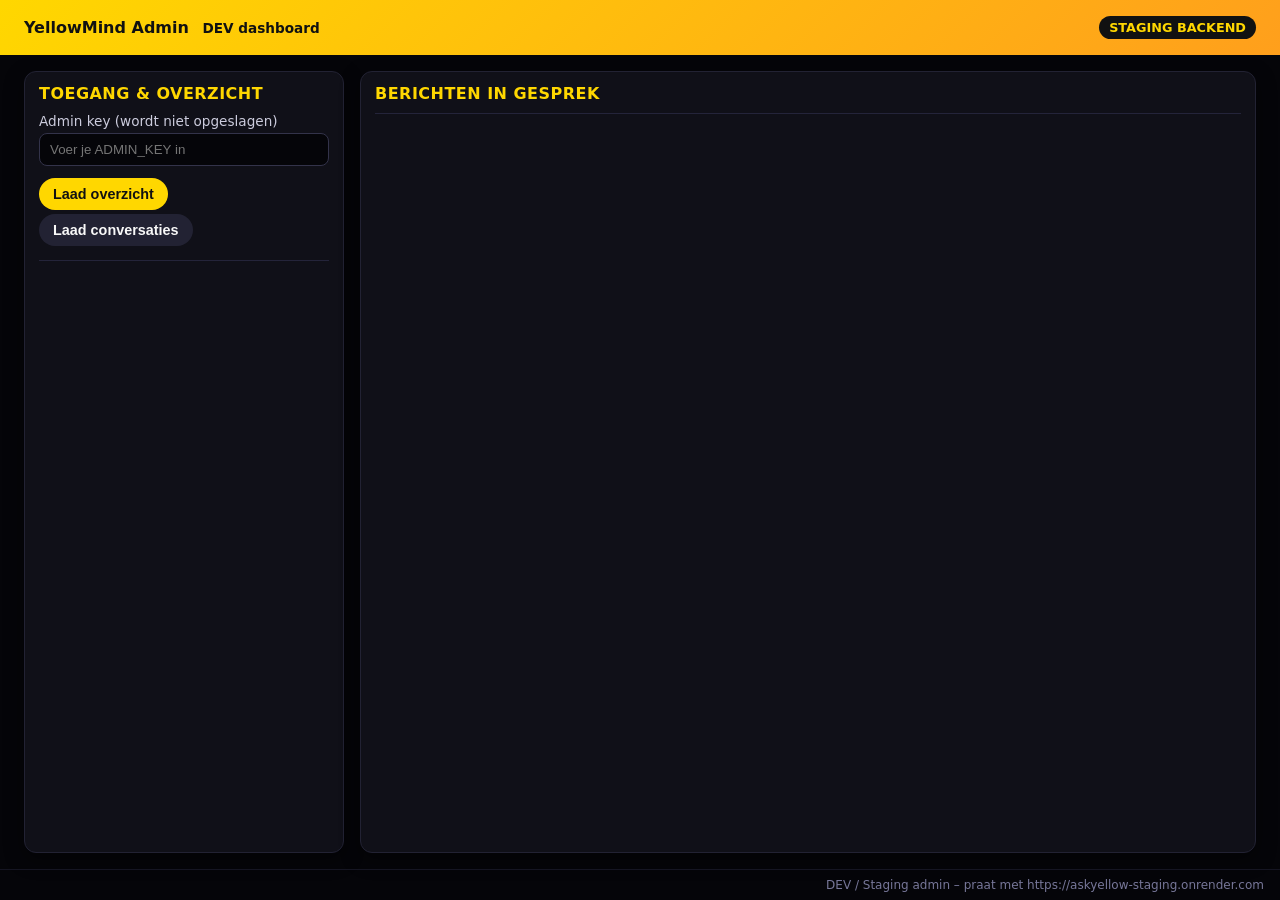
<file: AskYellow_Strato_staging_17_8_26/test/admin.html>
<!DOCTYPE html>
<html lang="nl">
<head>
  <meta charset="UTF-8" />
  <meta name="viewport" content="width=device-width, initial-scale=1" />
  <title>YellowMind Admin (DEV / Staging)</title>

  <style>
    body {
      margin: 0;
      font-family: system-ui, -apple-system, BlinkMacSystemFont, "Segoe UI", sans-serif;
      background: #050509;
      color: #f8f8f8;
      min-height: 100vh;
      display: flex;
      flex-direction: column;
    }
    header {
      padding: 16px 24px;
      background: linear-gradient(135deg, #ffd700, #ff9f1c);
      color: #111;
      font-weight: 800;
      display: flex;
      justify-content: space-between;
      align-items: center;
    }
    header span.env {
      background: #111;
      color: #ffd700;
      padding: 4px 10px;
      border-radius: 999px;
      font-size: 0.8rem;
      text-transform: uppercase;
    }
    main {
      padding: 16px 24px;
      display: grid;
      grid-template-columns: 320px 1fr;
      gap: 16px;
      flex: 1;
      box-sizing: border-box;
    }
    .panel {
      background: #101018;
      border-radius: 12px;
      padding: 12px 14px;
      box-shadow: 0 6px 20px rgba(0,0,0,0.45);
      border: 1px solid #222233;
    }
    .panel h2 {
      margin: 0 0 10px;
      font-size: 1rem;
      letter-spacing: 0.03em;
      text-transform: uppercase;
      color: #ffd700;
    }
    label {
      font-size: 0.85rem;
      display: block;
      margin-bottom: 4px;
      color: #ccccdd;
    }
    input[type="password"],
    input[type="text"] {
      width: 100%;
      padding: 8px 10px;
      border-radius: 8px;
      border: 1px solid #33334a;
      background: #050509;
      color: #f8f8f8;
      box-sizing: border-box;
      margin-bottom: 8px;
    }
    button {
      border: none;
      border-radius: 999px;
      padding: 8px 14px;
      font-size: 0.9rem;
      font-weight: 600;
      cursor: pointer;
      background: #ffd700;
      color: #111;
      margin-right: 6px;
      margin-top: 4px;
    }
    button.secondary {
      background: #222233;
      color: #f8f8f8;
    }
    small {
      font-size: 0.75rem;
      color: #8888aa;
    }
    .summary-grid {
      display: grid;
      grid-template-columns: repeat(2, minmax(0, 1fr));
      gap: 8px;
      margin-top: 8px;
    }
    .summary-item {
      background: #151522;
      border-radius: 10px;
      padding: 8px 10px;
      font-size: 0.85rem;
      border: 1px solid #24243a;
    }
    .summary-item span.value {
      font-size: 1.1rem;
      font-weight: 700;
      color: #ffd700;
      display: block;
    }
    .list {
      max-height: 45vh;
      overflow-y: auto;
      margin-top: 6px;
      border-top: 1px solid #24243a;
    }
    .list-item {
      padding: 8px 0;
      border-bottom: 1px solid #24243a;
      cursor: pointer;
      font-size: 0.85rem;
    }
    .list-item:hover {
      background: #1b1b2b;
    }
    .list-item span.conv-id {
      font-weight: 700;
      color: #ffd700;
    }
    .badge {
      display: inline-flex;
      align-items: center;
      gap: 4px;
      padding: 2px 6px;
      border-radius: 999px;
      font-size: 0.7rem;
      background: #222233;
      color: #ccccff;
      margin-left: 4px;
    }
    .messages {
      max-height: 55vh;
      overflow-y: auto;
      margin-top: 8px;
      border-top: 1px solid #24243a;
      padding-top: 6px;
      font-size: 0.9rem;
    }
    .msg {
      margin-bottom: 10px;
      padding: 8px 10px;
      border-radius: 10px;
      background: #151522;
    }
    .msg.user {
      border-left: 3px solid #ffd700;
    }
    .msg.assistant {
      border-left: 3px solid #3ddc84;
    }
    .msg-role {
      font-size: 0.75rem;
      text-transform: uppercase;
      letter-spacing: 0.03em;
      color: #9999cc;
      margin-bottom: 4px;
    }
    .msg-meta {
      font-size: 0.7rem;
      color: #777799;
      margin-top: 4px;
    }
    pre {
      white-space: pre-wrap;
      word-wrap: break-word;
      margin: 0;
    }
    footer {
      padding: 8px 16px;
      font-size: 0.75rem;
      color: #777799;
      text-align: right;
      border-top: 1px solid #151522;
    }
  </style>
</head>
<body>

<header>
  <div>
    <strong>YellowMind Admin</strong>
    <span style="margin-left:8px;font-size:0.85rem;">DEV dashboard</span>
  </div>
  <span class="env">STAGING BACKEND</span>
</header>

<main>
  <!-- LINKERKANT: instellingen + overzicht + convo-lijst -->
  <section class="panel">
    <h2>Toegang & overzicht</h2>
    <label for="adminKey">Admin key (wordt niet opgeslagen)</label>
    <input type="password" id="adminKey" placeholder="Voer je ADMIN_KEY in" autocomplete="off" />

    <button id="btnLoadSummary">Laad overzicht</button>
    <button id="btnLoadConversations" class="secondary">Laad conversaties</button>
    <small id="statusText"></small>

    <div id="summary" class="summary-grid"></div>

    <div class="list" id="convList"></div>
  </section>

  <!-- RECHTERKANT: berichten van één conversatie -->
  <section class="panel">
    <h2>Berichten in gesprek</h2>
    <small id="convMeta"></small>
    <div class="messages" id="messages"></div>
  </section>
</main>

<footer>
  DEV / Staging admin – praat met https://askyellow-staging.onrender.com
</footer>

<script>
  // Datum netjes naar NL-formaat
  function formatDate(iso) {
    if (!iso) return "";
    const d = new Date(iso);
    if (isNaN(d)) return iso; // fallback als het geen geldige datum is
    return d.toLocaleString("nl-NL", {
      year: "numeric",
      month: "2-digit",
      day: "2-digit",
      hour: "2-digit",
      minute: "2-digit"
    });
  }

  const BASE_URL = "https://askyellow-staging.onrender.com";

  const keyInput    = document.getElementById("adminKey");
  const statusText  = document.getElementById("statusText");
  const summaryDiv  = document.getElementById("summary");
  const convList    = document.getElementById("convList");
  const messagesDiv = document.getElementById("messages");
  const convMeta    = document.getElementById("convMeta");

  async function callAdmin(path) {
    const key = keyInput.value.trim();
    if (!key) {
      statusText.textContent = "⚠ Vul eerst de admin key in.";
      return null;
    }

    statusText.textContent = "⏳ Laden...";
    try {
      const url = `${BASE_URL}${path}${path.includes("?") ? "&" : "?"}key=${encodeURIComponent(key)}`;
      const res = await fetch(url);
      if (!res.ok) {
        statusText.textContent = `⚠ Fout ${res.status}: ${res.statusText}`;
        return null;
      }
      const data = await res.json();
      statusText.textContent = "✅ Gelukt";
      return data;
    } catch (err) {
      console.error(err);
      statusText.textContent = "⚠ Netwerkfout of backend niet bereikbaar.";
      return null;
    }
  }

  // =========================
  //  OVERZICHT (STATS)
  // =========================
  document.getElementById("btnLoadSummary").addEventListener("click", async () => {
    // backend heeft /admin/stats
    const data = await callAdmin("/admin/stats");
    if (!data) return;

    console.log("admin/stats →", data);

    summaryDiv.innerHTML = "";

    const usersCount  = typeof data.users === "number"        ? data.users        : 0;
    const convCount   = typeof data.conversations === "number"? data.conversations: 0;
    const msgCount    = typeof data.messages === "number"     ? data.messages     : 0;
    const lastMessage = data.last_message || null;

    function card(label, value) {
      const div = document.createElement("div");
      div.className = "summary-item";
      div.innerHTML = `<span class="value">${value}</span>${label}`;
      summaryDiv.appendChild(div);
    }

    card("Users",        usersCount);
    card("Conversaties", convCount);
    card("Berichten",    msgCount);

    if (lastMessage) {
      const div = document.createElement("div");
      div.className = "summary-item";
      div.innerHTML = `
        <span class="value">Laatste bericht</span>
        convo #${lastMessage.conversation_id || "-"}<br/>
        <small>${formatDate(lastMessage.created_at)}</small>
      `;
      summaryDiv.appendChild(div);
    }
  });

  // =========================
  //  CONVERSATIE-LIJST
  // =========================
  document.getElementById("btnLoadConversations").addEventListener("click", async () => {
    const data = await callAdmin("/admin/conversations");
    if (!data) return;

    console.log("admin/conversations →", data);

    convList.innerHTML = "";
    data.forEach((row) => {
      const item = document.createElement("div");
      item.className = "list-item";
      item.innerHTML = `
        <span class="conv-id">#${row.id}</span>
        <span class="badge">${row.session_id}</span><br/>
        <small>Laatst: ${formatDate(row.last_message_at)}</small>
      `;
      item.addEventListener("click", () => loadConversation(row.id));
      convList.appendChild(item);
    });
  });

  // =========================
  //  BERICHTEN VAN 1 CONVERSATIE
  // =========================
  async function loadConversation(convId) {
    const data = await callAdmin(`/admin/conversation/${convId}`);
    if (!data) return;

    console.log(`admin/conversation/${convId} →`, data);

    // backend geeft een LIJST terug (array met berichten)
    let messages;
    if (Array.isArray(data)) {
      messages = data;
    } else if (data && Array.isArray(data.messages)) {
      messages = data.messages;
    } else {
      messages = [];
    }

    messagesDiv.innerHTML = "";
    convMeta.textContent = `Gesprek #${convId} – ${messages.length} berichten`;

    messages.forEach((m) => {
      const div = document.createElement("div");
      div.className = "msg " + (m.role === "assistant" ? "assistant" : "user");
      div.innerHTML = `
        <div class="msg-role">${m.role}</div>
        <pre>${m.content}</pre>
        <div class="msg-meta">${formatDate(m.created_at)}</div>
      `;
      messagesDiv.appendChild(div);
    });
  }
</script>


</body>
</html>
</file>
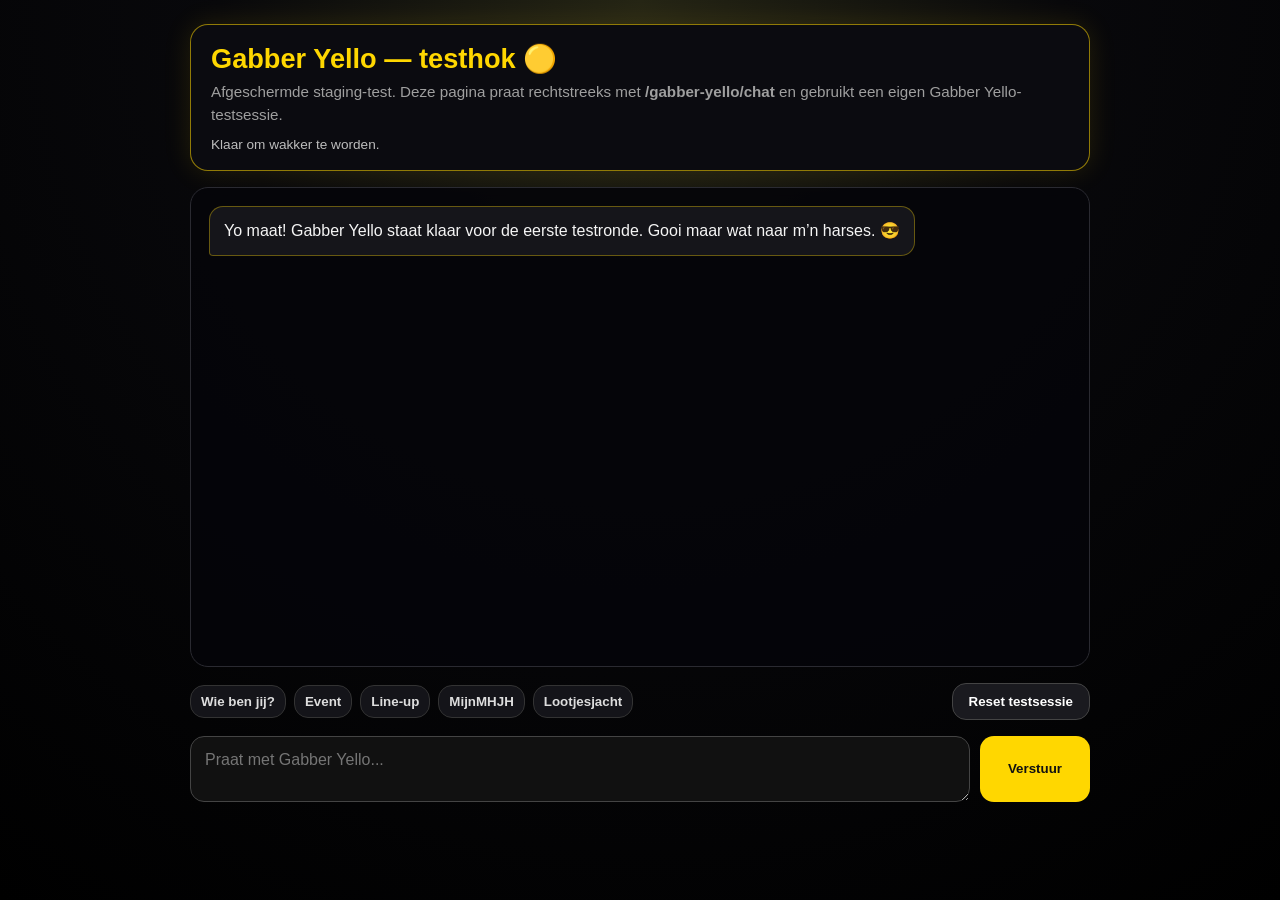
<file: AskYellow_Strato_staging_17_8_26/test/gabber-yello-test.html>
<!DOCTYPE html>
<html lang="nl">
<head>
  <meta charset="UTF-8" />
  <meta name="viewport" content="width=device-width, initial-scale=1" />
  <title>Gabber Yello Test</title>
  <style>
    :root{--bg:#050509;--panel:#0b0b10;--accent:#ffd700;--text:#f5f5f5;--muted:#9f9f9f;--border:#2a2a31}
    *{box-sizing:border-box}
    body{margin:0;background:radial-gradient(circle at top,#252515 0,#08080b 38%,#000 100%);color:var(--text);font-family:Arial,sans-serif;min-height:100vh;display:flex;justify-content:center;padding:24px}
    .wrap{width:min(100%,900px);display:flex;flex-direction:column;gap:16px}
    .head{background:var(--panel);border:1px solid rgba(255,215,0,.55);border-radius:18px;padding:18px 20px;box-shadow:0 0 28px rgba(255,215,0,.12)}
    h1{margin:0 0 6px;color:var(--accent);font-size:1.7rem}
    .sub{color:var(--muted);font-size:.95rem;line-height:1.5}
    .status{margin-top:10px;font-size:.85rem;color:#bdbdbd}
    .chat{min-height:480px;max-height:62vh;overflow-y:auto;background:rgba(5,5,9,.92);border:1px solid var(--border);border-radius:18px;padding:18px;display:flex;flex-direction:column;gap:12px}
    .msg{max-width:82%;padding:12px 14px;border-radius:14px;line-height:1.5;white-space:pre-wrap}
    .user{align-self:flex-end;background:var(--accent);color:#111;border-bottom-right-radius:4px}
    .bot{align-self:flex-start;background:#15151a;border:1px solid rgba(255,215,0,.35);border-bottom-left-radius:4px}
    .meta{font-size:.75rem;color:var(--muted);margin-top:5px}
    .composer{display:flex;gap:10px}
    textarea{flex:1;min-height:54px;max-height:150px;resize:vertical;border-radius:14px;border:1px solid #444;background:#111;color:#fff;padding:14px;font:inherit;outline:none}
    textarea:focus{border-color:var(--accent);box-shadow:0 0 0 2px rgba(255,215,0,.12)}
    button{border:0;border-radius:14px;padding:0 20px;font-weight:800;cursor:pointer}
    #send{background:var(--accent);color:#111;min-width:110px}
    #reset{background:#1a1a1f;color:#fff;border:1px solid #444;padding:10px 16px}
    .actions{display:flex;justify-content:space-between;gap:10px;align-items:center;flex-wrap:wrap}
    .quick{display:flex;gap:8px;flex-wrap:wrap}
    .quick button{background:#141419;color:#ddd;border:1px solid #333;padding:8px 10px;font-weight:600}
    .quick button:hover,#reset:hover{border-color:var(--accent)}
    .error{color:#ff8c8c}
    @media(max-width:650px){body{padding:10px}.chat{min-height:60vh}.msg{max-width:92%}.composer{flex-direction:column}#send{height:48px}.actions{align-items:flex-start}}
  </style>
</head>
<body>
  <main class="wrap">
    <section class="head">
      <h1>Gabber Yello — testhok 🟡</h1>
      <div class="sub">Afgeschermde staging-test. Deze pagina praat rechtstreeks met <strong>/gabber-yello/chat</strong> en gebruikt een eigen Gabber Yello-testsessie.</div>
      <div class="status" id="status">Klaar om wakker te worden.</div>
    </section>

    <section class="chat" id="chat">
      <div class="msg bot">Yo maat! Gabber Yello staat klaar voor de eerste testronde. Gooi maar wat naar m’n harses. 😎</div>
    </section>

    <div class="actions">
      <div class="quick">
        <button type="button" data-q="Wie ben jij?">Wie ben jij?</button>
        <button type="button" data-q="Wanneer is Den Haag Hakkûh II?">Event</button>
        <button type="button" data-q="Wie staan er op de line-up?">Line-up</button>
        <button type="button" data-q="Wat is MijnMHJH?">MijnMHJH</button>
        <button type="button" data-q="Hoe werkt de Lootjesjacht?">Lootjesjacht</button>
      </div>
      <button id="reset" type="button">Reset testsessie</button>
    </div>

    <div class="composer">
      <textarea id="input" placeholder="Praat met Gabber Yello..."></textarea>
      <button id="send" type="button">Verstuur</button>
    </div>
  </main>

  <script>
    const API_BASE = "https://askyellow-staging.onrender.com";
    const SESSION_KEY = "gabber_yello_test_session";
    const sessionId = localStorage.getItem(SESSION_KEY) || `gabber-${Date.now()}-${Math.random().toString(36).slice(2)}`;
    localStorage.setItem(SESSION_KEY, sessionId);

    const chat = document.getElementById("chat");
    const input = document.getElementById("input");
    const send = document.getElementById("send");
    const reset = document.getElementById("reset");
    const status = document.getElementById("status");

    function addMessage(text, role, meta="") {
      const box = document.createElement("div");
      box.className = `msg ${role}`;
      box.textContent = text;
      if (meta) {
        const m = document.createElement("div");
        m.className = "meta";
        m.textContent = meta;
        box.appendChild(m);
      }
      chat.appendChild(box);
      chat.scrollTop = chat.scrollHeight;
    }

    async function ask(text) {
      const question = (text || "").trim();
      if (!question || send.disabled) return;

      addMessage(question, "user");
      input.value = "";
      send.disabled = true;
      status.textContent = "Gabber Yello is aan het ouwehoeren...";

      try {
        const res = await fetch(`${API_BASE}/gabber-yello/chat`, {
          method: "POST",
          headers: {"Content-Type": "application/json"},
          body: JSON.stringify({session_id: sessionId, message: question})
        });

        const data = await res.json().catch(() => ({}));
        if (!res.ok) throw new Error(data.detail || `HTTP ${res.status}`);

        const meta = data.knowledge_used ? "MHJH knowledge gebruikt" : "Alleen personality/core";
        addMessage(data.reply || "Geen antwoord ontvangen.", "bot", meta);
        status.textContent = `Gabber Yello actief · ${meta}`;
      } catch (err) {
        addMessage(`Fout: ${err.message}`, "bot");
        status.innerHTML = `<span class="error">Verbinding mislukt.</span>`;
      } finally {
        send.disabled = false;
        input.focus();
      }
    }

    send.addEventListener("click", () => ask(input.value));
    input.addEventListener("keydown", (e) => {
      if (e.key === "Enter" && !e.shiftKey) {
        e.preventDefault();
        ask(input.value);
      }
    });

    document.querySelectorAll("[data-q]").forEach(btn => {
      btn.addEventListener("click", () => ask(btn.dataset.q));
    });

    reset.addEventListener("click", async () => {
      reset.disabled = true;
      try {
        const res = await fetch(`${API_BASE}/gabber-yello/reset`, {
          method: "POST",
          headers: {"Content-Type": "application/json"},
          body: JSON.stringify({session_id: sessionId})
        });
        if (!res.ok) throw new Error(`HTTP ${res.status}`);
        chat.innerHTML = '<div class="msg bot">Testsessie gereset. Schone lei, maat. 😎</div>';
        status.textContent = "Testsessie gereset.";
      } catch (err) {
        status.innerHTML = `<span class="error">Reset mislukt: ${err.message}</span>`;
      } finally {
        reset.disabled = false;
      }
    });
  </script>
</body>
</html>
</file>
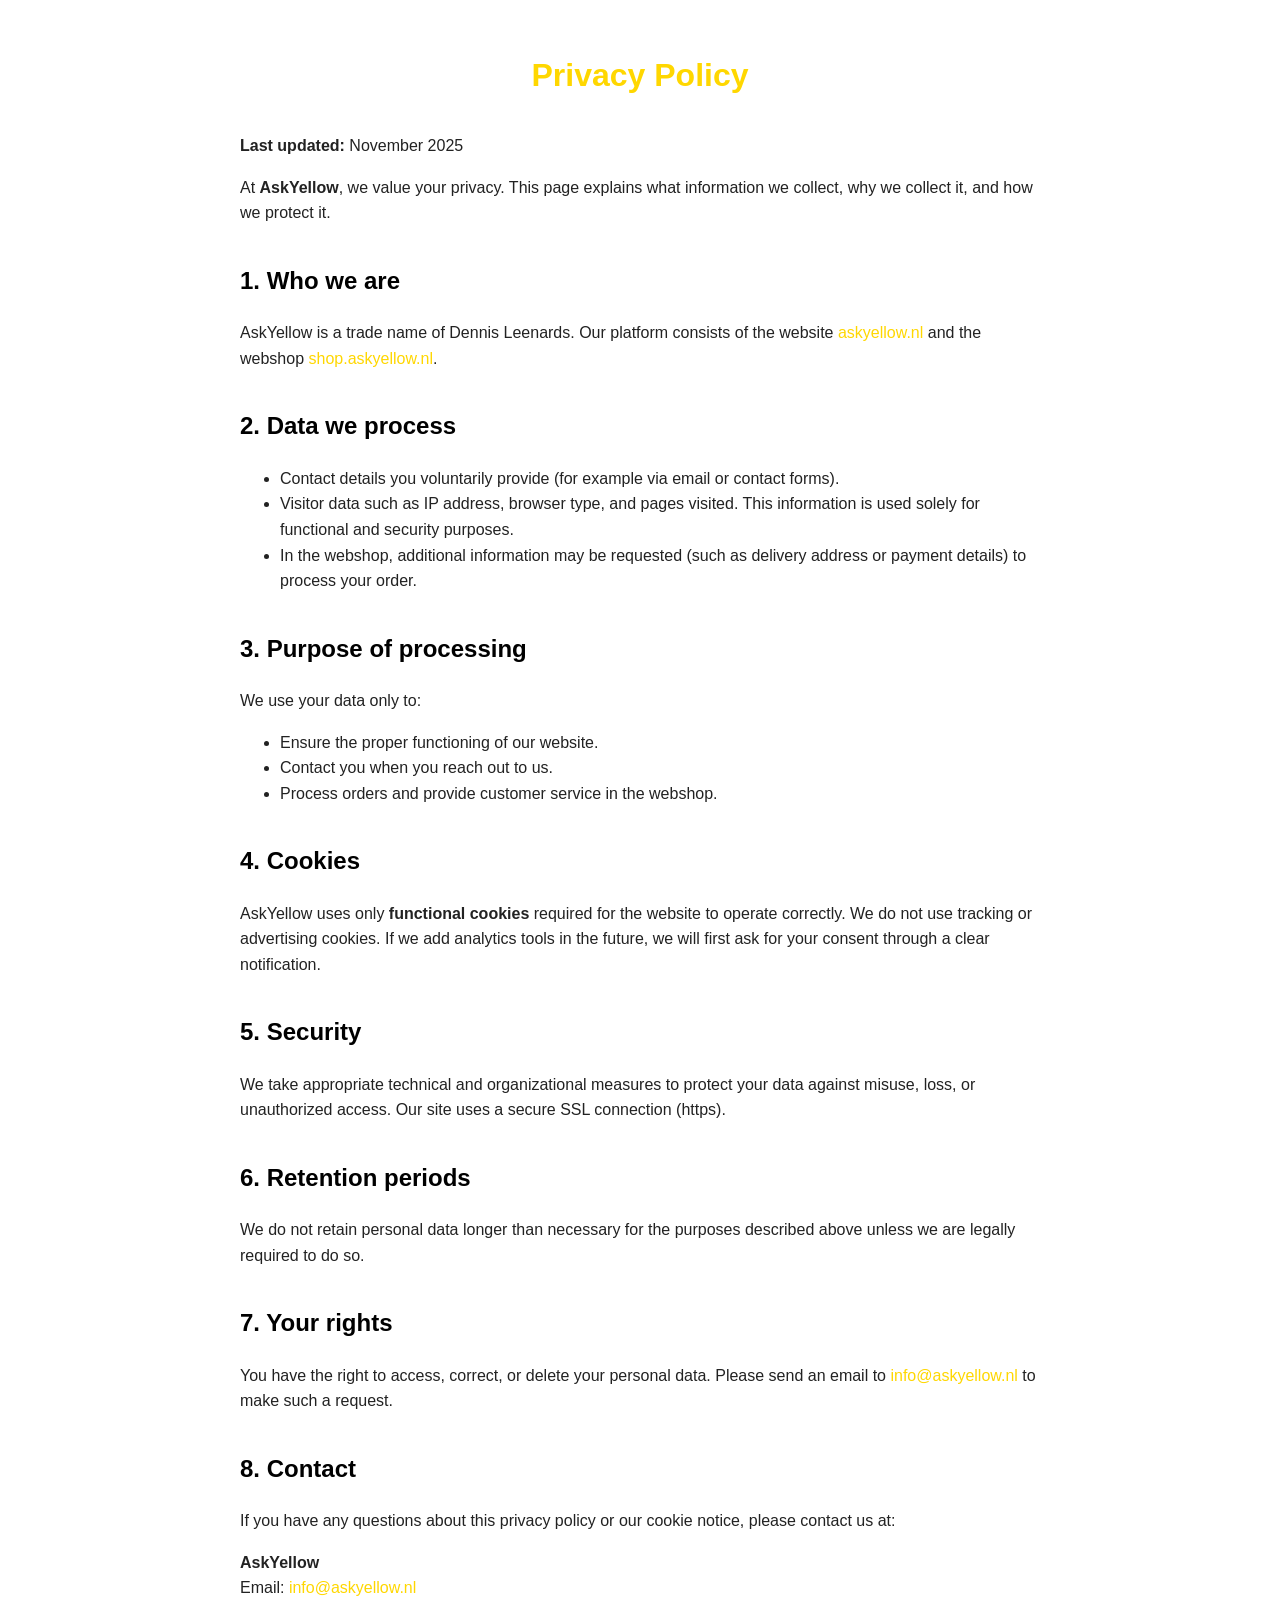
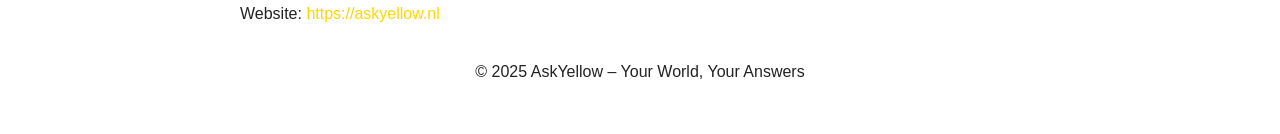
<file: AskYellow_Strato_staging_17_8_26/test/privacy-en.html>
<!DOCTYPE html>

<html lang="en">
<head>
  <meta charset="UTF-8">
  <meta name="viewport" content="width=device-width, initial-scale=1.0">
  <title>Privacy Policy – AskYellow</title>
  <meta name="description" content="AskYellow Privacy Policy – transparent about how we collect, use, and protect your data.">
  <link rel="canonical" href="https://askyellow.nl/privacy-en.html">
  <style>
    body {
      font-family: "Poppins", Arial, sans-serif;
      max-width: 800px;
      margin: 50px auto;
      padding: 0 20px;
      line-height: 1.6;
      color: #222;
    }
    h1 {
      color: #FFD700;
      text-align: center;
      margin-bottom: 1em;
    }
    h2 {
      color: #000;
      margin-top: 1.5em;
    }
    a {
      color: #FFD700;
      text-decoration: none;
    }
  </style>
</head>
<body>
  <h1>Privacy Policy</h1>

  <p><strong>Last updated:</strong> November 2025</p>

  <p>At <strong>AskYellow</strong>, we value your privacy. This page explains what information we collect, why we collect it, and how we protect it.</p>

  <h2>1. Who we are</h2>
  <p>AskYellow is a trade name of Dennis Leenards. Our platform consists of the website <a href="https://askyellow.nl">askyellow.nl</a> and the webshop <a href="https://shop.askyellow.nl">shop.askyellow.nl</a>.</p>

  <h2>2. Data we process</h2>
  <ul>
    <li>Contact details you voluntarily provide (for example via email or contact forms).</li>
    <li>Visitor data such as IP address, browser type, and pages visited. This information is used solely for functional and security purposes.</li>
    <li>In the webshop, additional information may be requested (such as delivery address or payment details) to process your order.</li>
  </ul>

  <h2>3. Purpose of processing</h2>
  <p>We use your data only to:</p>
  <ul>
    <li>Ensure the proper functioning of our website.</li>
    <li>Contact you when you reach out to us.</li>
    <li>Process orders and provide customer service in the webshop.</li>
  </ul>

  <h2>4. Cookies</h2>
  <p>AskYellow uses only <strong>functional cookies</strong> required for the website to operate correctly. We do not use tracking or advertising cookies. If we add analytics tools in the future, we will first ask for your consent through a clear notification.</p>

  <h2>5. Security</h2>
  <p>We take appropriate technical and organizational measures to protect your data against misuse, loss, or unauthorized access. Our site uses a secure SSL connection (https).</p>

  <h2>6. Retention periods</h2>
  <p>We do not retain personal data longer than necessary for the purposes described above unless we are legally required to do so.</p>

  <h2>7. Your rights</h2>
  <p>You have the right to access, correct, or delete your personal data. Please send an email to <a href="mailto:info@askyellow.nl">info@askyellow.nl</a> to make such a request.</p>

  <h2>8. Contact</h2>
  <p>If you have any questions about this privacy policy or our cookie notice, please contact us at:</p>
  <p><strong>AskYellow</strong><br>
     Email: <a href="mailto:info@askyellow.nl">info@askyellow.nl</a><br>
     Website: <a href="https://askyellow.nl">https://askyellow.nl</a></p>

  <p style="margin-top:2em;text-align:center;">© 2025 AskYellow – Your World, Your Answers</p>
</body>
</html>
</file>
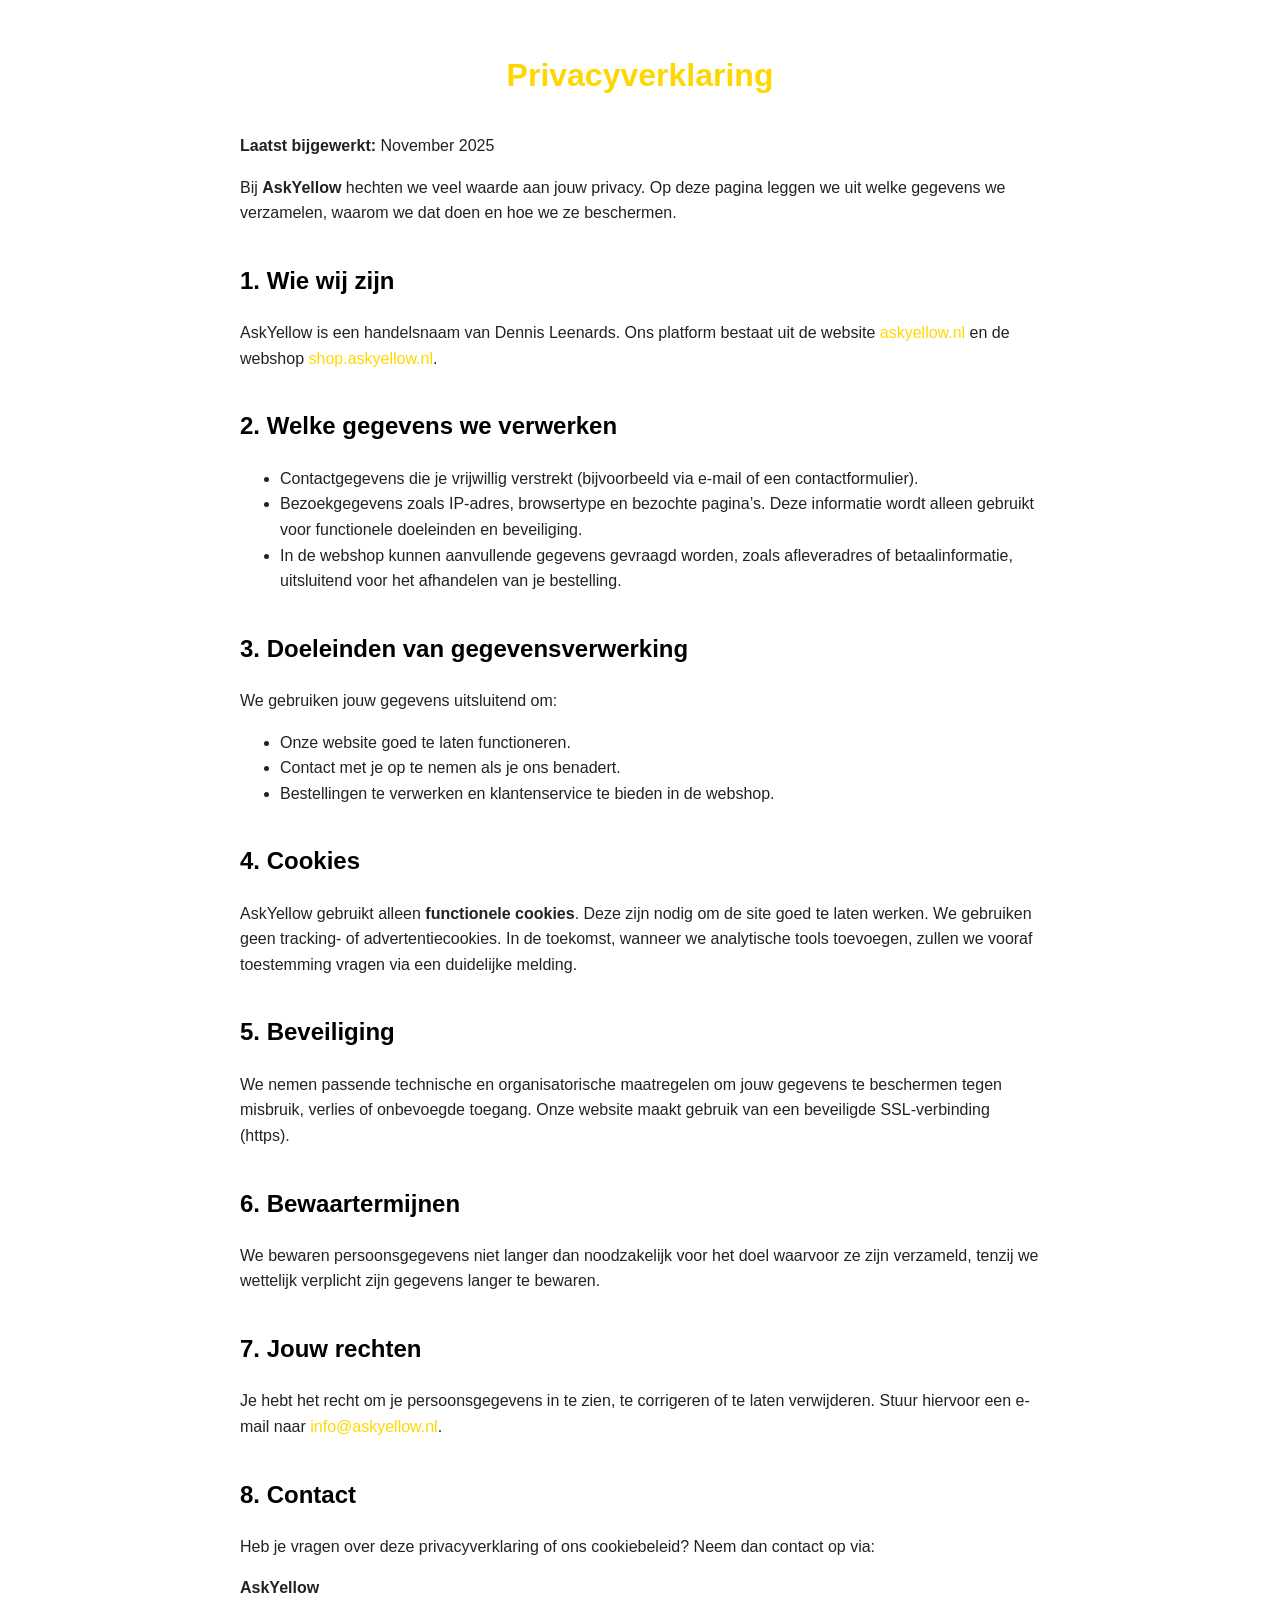
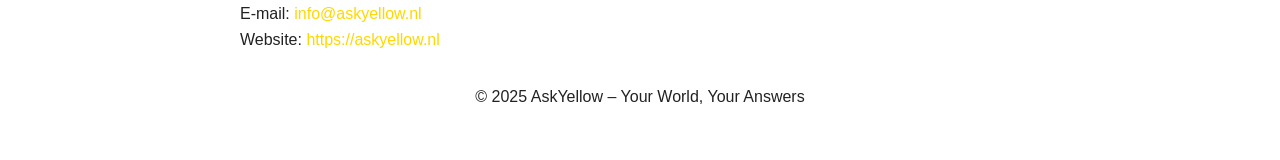
<file: AskYellow_Strato_staging_17_8_26/test/privacy.html>
<!DOCTYPE html>

<html lang="nl">
<head>
  <meta charset="UTF-8">
  <meta name="viewport" content="width=device-width, initial-scale=1.0">
  <title>Privacyverklaring – AskYellow</title>
  <meta name="description" content="Privacyverklaring van AskYellow – transparant over het gebruik van jouw gegevens en cookies.">
  <link rel="canonical" href="https://askyellow.nl/privacy.html">
  <style>
    body {
      font-family: "Poppins", Arial, sans-serif;
      max-width: 800px;
      margin: 50px auto;
      padding: 0 20px;
      line-height: 1.6;
      color: #222;
    }
    h1 {
      color: #FFD700;
      text-align: center;
      margin-bottom: 1em;
    }
    h2 {
      color: #000;
      margin-top: 1.5em;
    }
    a {
      color: #FFD700;
      text-decoration: none;
    }
  </style>
</head>
<body>
  <h1>Privacyverklaring</h1>

  <p><strong>Laatst bijgewerkt:</strong> November 2025</p>

  <p>Bij <strong>AskYellow</strong> hechten we veel waarde aan jouw privacy. Op deze pagina leggen we uit welke gegevens we verzamelen, waarom we dat doen en hoe we ze beschermen.</p>

  <h2>1. Wie wij zijn</h2>
  <p>AskYellow is een handelsnaam van Dennis Leenards. Ons platform bestaat uit de website <a href="https://askyellow.nl">askyellow.nl</a> en de webshop <a href="https://shop.askyellow.nl">shop.askyellow.nl</a>.</p>

  <h2>2. Welke gegevens we verwerken</h2>
  <ul>
    <li>Contactgegevens die je vrijwillig verstrekt (bijvoorbeeld via e-mail of een contactformulier).</li>
    <li>Bezoekgegevens zoals IP-adres, browsertype en bezochte pagina’s. Deze informatie wordt alleen gebruikt voor functionele doeleinden en beveiliging.</li>
    <li>In de webshop kunnen aanvullende gegevens gevraagd worden, zoals afleveradres of betaalinformatie, uitsluitend voor het afhandelen van je bestelling.</li>
  </ul>

  <h2>3. Doeleinden van gegevensverwerking</h2>
  <p>We gebruiken jouw gegevens uitsluitend om:</p>
  <ul>
    <li>Onze website goed te laten functioneren.</li>
    <li>Contact met je op te nemen als je ons benadert.</li>
    <li>Bestellingen te verwerken en klantenservice te bieden in de webshop.</li>
  </ul>

  <h2>4. Cookies</h2>
  <p>AskYellow gebruikt alleen <strong>functionele cookies</strong>. Deze zijn nodig om de site goed te laten werken. We gebruiken geen tracking- of advertentiecookies. In de toekomst, wanneer we analytische tools toevoegen, zullen we vooraf toestemming vragen via een duidelijke melding.</p>

  <h2>5. Beveiliging</h2>
  <p>We nemen passende technische en organisatorische maatregelen om jouw gegevens te beschermen tegen misbruik, verlies of onbevoegde toegang. Onze website maakt gebruik van een beveiligde SSL-verbinding (https).</p>

  <h2>6. Bewaartermijnen</h2>
  <p>We bewaren persoonsgegevens niet langer dan noodzakelijk voor het doel waarvoor ze zijn verzameld, tenzij we wettelijk verplicht zijn gegevens langer te bewaren.</p>

  <h2>7. Jouw rechten</h2>
  <p>Je hebt het recht om je persoonsgegevens in te zien, te corrigeren of te laten verwijderen. Stuur hiervoor een e-mail naar <a href="mailto:info@askyellow.nl">info@askyellow.nl</a>.</p>

  <h2>8. Contact</h2>
  <p>Heb je vragen over deze privacyverklaring of ons cookiebeleid? Neem dan contact op via:</p>
  <p><strong>AskYellow</strong><br>
     E-mail: <a href="mailto:info@askyellow.nl">info@askyellow.nl</a><br>
     Website: <a href="https://askyellow.nl">https://askyellow.nl</a></p>

  <p style="margin-top:2em;text-align:center;">© 2025 AskYellow – Your World, Your Answers</p>
</body>
</html>
</file>
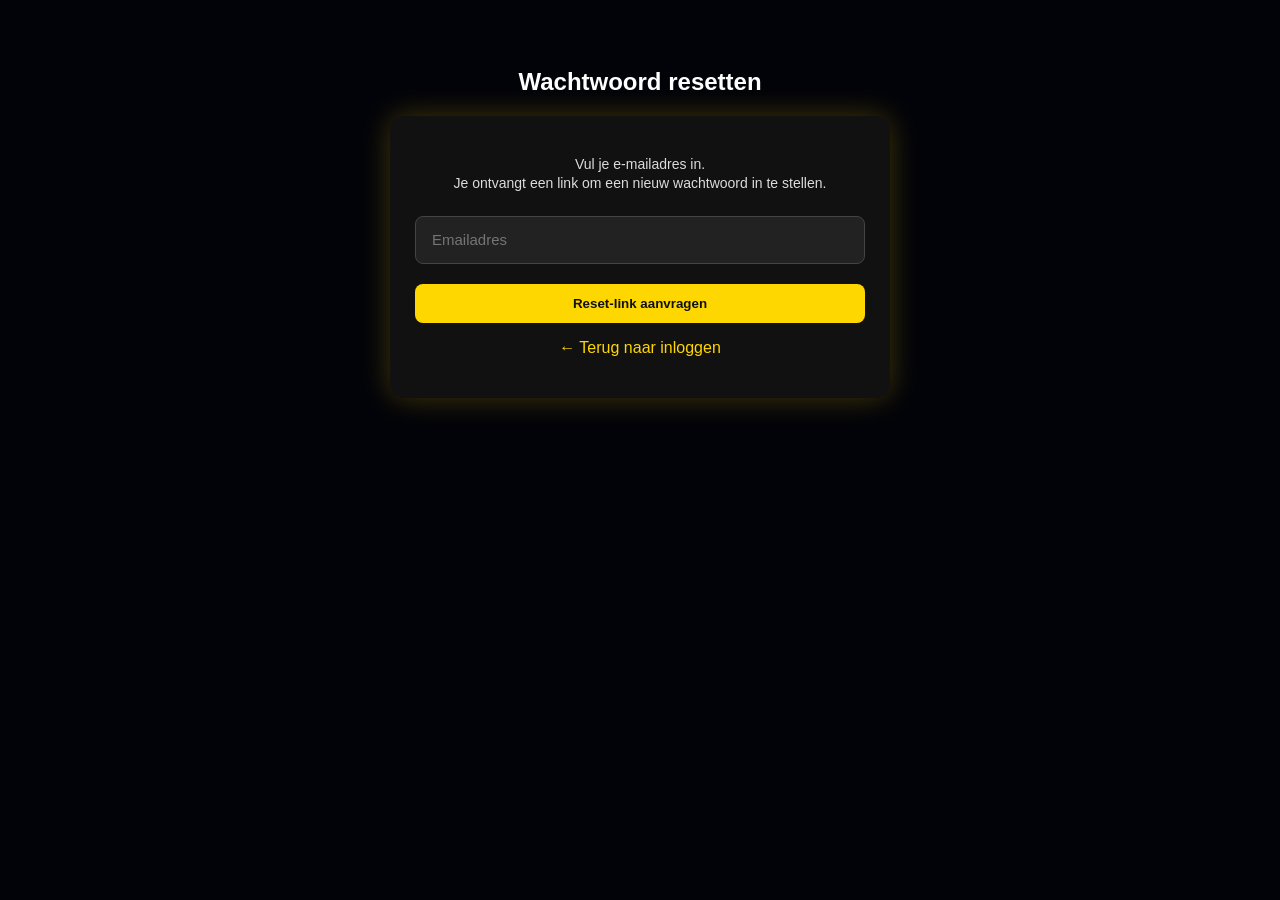
<file: AskYellow_Strato_staging_17_8_26/test/reset.html>
<!DOCTYPE html>
<html lang="nl">
<head>
    <meta charset="UTF-8">
    <meta name="viewport" content="width=device-width, initial-scale=1">
    <title>AskYellow – Wachtwoord resetten</title>

    <style>
        body {
            font-family: Poppins, sans-serif;
            background: #020309;
            color: #fff;
            text-align: center;
            padding: 40px 20px;
        }

        .box {
            background: #111;
            padding: 25px;
            border-radius: 14px;
            max-width: 450px;
            margin: 0 auto;
            box-shadow: 0 0 30px rgba(255,215,0,0.25);
        }

        input {
            width: 100%;
            height: 48px;
            line-height: 48px;
            padding: 0 16px;
            margin: 10px 0;
            border-radius: 8px;
            border: 1px solid #444;
            background: #222;
            color: white;
            font-size: 15px;
            box-sizing: border-box;
        }

        button {
            width: 100%;
            padding: 12px;
            background: #FFD700;
            color: #111;
            border: none;
            border-radius: 8px;
            font-weight: 800;
            cursor: pointer;
            margin-top: 10px;
        }

        .info {
            font-size: 14px;
            opacity: 0.85;
            margin-bottom: 12px;
            line-height: 1.4;
        }

        .success {
            color: #7CFF7C;
            margin-top: 12px;
            font-weight: 600;
        }

        .error {
            color: #ff6666;
            margin-top: 10px;
            font-weight: 600;
        }

        a {
            color: #FFD700;
            text-decoration: none;
        }

        .hidden {
            display: none;
        }
    </style>
</head>
<body>

    <h2 id="title">Wachtwoord resetten</h2>

    <div class="box">

        <div id="requestMode">
            <p class="info">
                Vul je e-mailadres in.<br>
                Je ontvangt een link om een nieuw wachtwoord in te stellen.
            </p>

            <form id="requestForm" autocomplete="on">
                <input id="email" type="email" placeholder="Emailadres" required />
                <button type="submit">Reset-link aanvragen</button>
            </form>

            <div id="requestResult" class="success"></div>
        </div>

        <div id="resetMode" class="hidden">
            <p class="info">Kies een nieuw wachtwoord.</p>

            <form id="resetForm">
                <input id="newPassword" type="password" placeholder="Nieuw wachtwoord (min. 6 tekens)" autocomplete="new-password" required />
                <input id="newPassword2" type="password" placeholder="Herhaal nieuw wachtwoord" autocomplete="new-password" required />
                <button type="submit">Wachtwoord opslaan</button>
            </form>

            <div id="resetResult" class="success"></div>
            <div id="resetError" class="error"></div>
        </div>

        <p style="margin-top:16px;">
            <a href="login.html">← Terug naar inloggen</a>
        </p>

    </div>

    <script>
        const API_BASE = "https://askyellow-staging.onrender.com";
        const params = new URLSearchParams(window.location.search);
        const token = params.get("token");

        const requestMode = document.getElementById("requestMode");
        const resetMode = document.getElementById("resetMode");
        const title = document.getElementById("title");

        if (token) {
            requestMode.classList.add("hidden");
            resetMode.classList.remove("hidden");
            title.textContent = "Nieuw wachtwoord instellen";
        }

        const form = document.getElementById("requestForm");
        const result = document.getElementById("requestResult");

        form?.addEventListener("submit", async (e) => {
            e.preventDefault();

            const email = document.getElementById("email").value.trim().toLowerCase();
            result.textContent = "Als dit e-mailadres bestaat, ontvang je een reset-link.";

            try {
                await fetch(`${API_BASE}/auth/request-password-reset`, {
                    method: "POST",
                    headers: { "Content-Type": "application/json" },
                    body: JSON.stringify({ email })
                });
            } catch (err) {
                console.error("Reset request failed:", err);
            }
        });

        document.getElementById("resetForm")?.addEventListener("submit", async (e) => {
            e.preventDefault();

            const p1 = document.getElementById("newPassword").value.trim();
            const p2 = document.getElementById("newPassword2").value.trim();
            const err = document.getElementById("resetError");
            const ok = document.getElementById("resetResult");

            err.textContent = "";
            ok.textContent = "";

            if (p1.length < 6) {
                err.textContent = "Wachtwoord moet minimaal 6 tekens zijn.";
                return;
            }

            if (p1 !== p2) {
                err.textContent = "Wachtwoorden komen niet overeen.";
                return;
            }

            try {
                const res = await fetch(`${API_BASE}/auth/reset-password`, {
                    method: "POST",
                    headers: { "Content-Type": "application/json" },
                    body: JSON.stringify({ token, password: p1 })
                });

                if (!res.ok) throw new Error("Reset failed");

                ok.textContent = "Wachtwoord succesvol gewijzigd. Je kunt nu inloggen.";
                setTimeout(() => {
                    window.location.href = "login.html";
                }, 1500);
            } catch (e) {
                err.textContent = "Resetten mislukt. Probeer opnieuw.";
                console.error(e);
            }
        });
    </script>

</body>
</html>
</file>
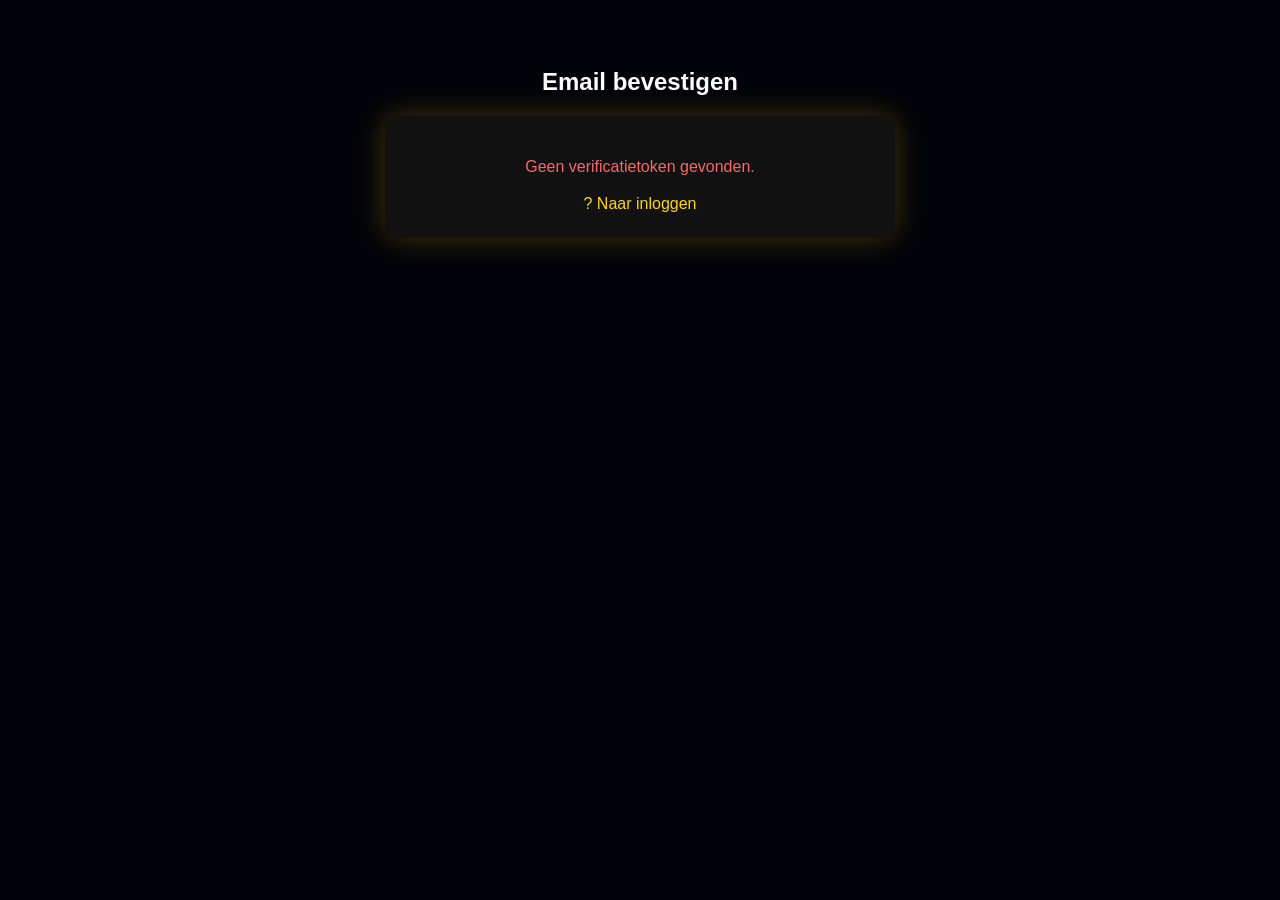
<file: AskYellow_Strato_staging_17_8_26/test/verify.html>
<!DOCTYPE html>
<html lang="nl">
<head>
    <meta charset="UTF-8">
    <meta name="viewport" content="width=device-width, initial-scale=1.0">
    <title>AskYellow � Email bevestigen</title>
    <style>
        body {
            font-family: Poppins, sans-serif;
            background: #020309;
            color: #fff;
            text-align: center;
            padding: 40px 20px;
        }

        .box {
            background: #111;
            padding: 25px;
            border-radius: 14px;
            max-width: 460px;
            margin: 0 auto;
            box-shadow: 0 0 30px rgba(255,215,0,0.25);
        }

        .status {
            margin-top: 14px;
            line-height: 1.5;
        }

        .success {
            color: #7CFF7C;
        }

        .error {
            color: #ff6666;
        }

        a {
            color: #FFD700;
            text-decoration: none;
        }

        button {
            width: 100%;
            padding: 12px;
            background: #FFD700;
            color: #111;
            border: none;
            border-radius: 8px;
            font-weight: 800;
            cursor: pointer;
            margin-top: 14px;
        }
    </style>
</head>
<body>
    <h2>Email bevestigen</h2>

    <div class="box">
        <p id="message" class="status">Bezig met verifi�ren...</p>
        <a id="loginLink" href="/test/login.html" style="display:none;">? Naar inloggen</a>
    </div>

    <script>
        const API_BASE =
            location.hostname === "askyellow.nl" || location.hostname === "www.askyellow.nl"
                ? "https://askyellow-ai.onrender.com"
                : "https://askyellow-staging.onrender.com";

        const params = new URLSearchParams(window.location.search);
        const token = params.get("token");
        const msg = document.getElementById("message");
        const loginLink = document.getElementById("loginLink");

        async function run() {
            if (!token) {
                msg.textContent = "Geen verificatietoken gevonden.";
                msg.className = "status error";
                loginLink.style.display = "inline-block";
                return;
            }

            try {
                const res = await fetch(`${API_BASE}/auth/verify-email?token=${encodeURIComponent(token)}`);
                const data = await res.json();

                if (!res.ok) {
                    msg.textContent = data.message || "Verificatie mislukt.";
                    msg.className = "status error";
                    loginLink.style.display = "inline-block";
                    return;
                }

                msg.textContent = "Je e-mailadres is bevestigd. Je kunt nu inloggen.";
                msg.className = "status success";
                loginLink.href = "/test/login.html?verified=1";
                loginLink.style.display = "inline-block";
            } catch (err) {
                console.error(err);
                msg.textContent = "Er ging iets mis tijdens het verifi�ren.";
                msg.className = "status error";
                loginLink.style.display = "inline-block";
            }
        }

        run();
    </script>
</body>
</html>
</file>
